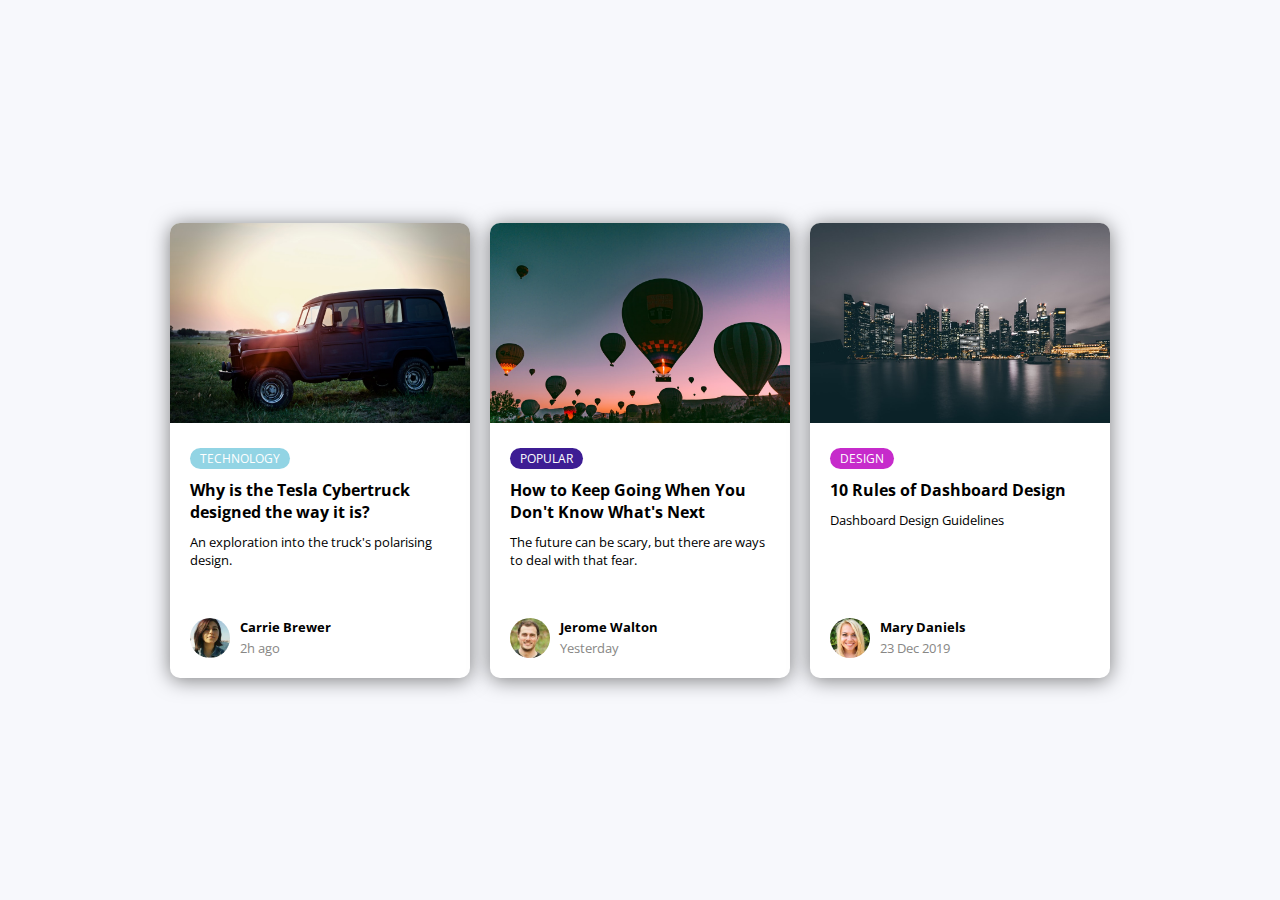
<file: blog-cards/index.html>
<!DOCTYPE html>
<html lang="en">

<head>
    <meta charset="UTF-8">
    <meta name="viewport" content="width=device-width, initial-scale=1.0">
    <link rel="stylesheet" href="style.css">
    <title>Blog Cards</title>
</head>

<body>

    <div class="container">
        <div class="card">
            <div class="card-header">
                <img src="./images/rover.jpeg" alt="">
            </div>
            <div class="card-body">
                <span class="tag tag-teal">Technology</span>
                <h4>Why is the Tesla Cybertruck designed the way it is?</h4>
                <p>An exploration into the truck's polarising design.</p>

                <div class="user">
                    <img src="./images/user-1.jpg" alt="">
                    <div class="user-info">
                        <h5>Carrie Brewer</h5>
                        <small>2h ago</small>
                    </div>
                </div>
            </div>
        </div>

        <div class="card">
            <div class="card-header">
                <img src="./images/ballons.jpeg" alt="ballons" />
            </div>
            <div class="card-body">
                <span class="tag tag-purple">Popular</span>
                <h4>How to Keep Going When You Don't Know What's Next</h4>
                <p>
                    The future can be scary, but there are ways to deal with that fear.
                </p>
                <div class="user">
                    <img src="./images/user-2.jpg" alt="user 2" />
                    <div class="user-info">
                        <h5>Jerome Walton</h5>
                        <small>Yesterday</small>
                    </div>
                </div>
            </div>
        </div>

        <div class="card">
            <div class="card-header">
                <img src="./images/city.jpeg" alt="city" />
            </div>
            <div class="card-body">
                <span class="tag tag-pink">Design</span>
                <h4>10 Rules of Dashboard Design</h4>
                <p>Dashboard Design Guidelines</p>
                <div class="user">
                    <img src="./images/user-3.jpg" alt="user 3" />
                    <div class="user-info">
                        <h5>Mary Daniels</h5>
                        <small>23 Dec 2019</small>
                    </div>
                </div>
            </div>
        </div>

    </div>
</body>

</html>
</file>
<file: blog-cards/style.css>
@import url('https://fonts.googleapis.com/css2?family=Open+Sans:wght@400;600&display=swap');

*{
    box-sizing: border-box;
}

body{
    background-color: #f7f8fc;
    font-family: 'Open Sans', sans-serif;
    display:flex;
    align-items: center;
    justify-content: center;
    height: 100vh;
    margin: 0;
}

.container{
    display: grid;
    grid-template-columns: repeat(3, 1fr);
    grid-gap:20px;
    width: 940px;
    max-width: 100%;
    margin: auto;
}

.card {
	background-color: #fff;
	border-radius: 10px;
	box-shadow: 0 2px 20px rgba(0, 0, 0, 0.5);
	overflow: hidden;
	width: 300px;
}

.card-header img{
    width: 100%;
    height: 200px;
    object-fit: cover;
}

.card-body {
    display: flex;
    flex-direction: column;
    align-items: start;
    padding: 20px;
    min-height: 250px;
}

.card-body h4 {
    margin: 10px 0px;
}

.card-body p {
    font-size: 13px;
    margin:0 0 40px;
}

.user {
    display: flex;
    margin-top: auto;
}

.user img{
     width: 40px;
     height: 40px;
     border-radius: 50%;
     margin-right: 10px;
}

.user-info h5 {
    margin:0;
}

.user-info small{
    color: #888785;
}

.tag {
    background: #777;
    border-radius: 50px;
    font-size: 12px;
    margin: 0;
    color: #fff;
    padding: 2px 10px;
    text-transform: uppercase;
}

.tag-teal{
    background-color: #92d4e4;
}

.tag-purple {
	background-color: #3d1d94;
}

.tag-pink {
	background-color: #c62bcb;
}

@media (max-width:940px){
    .container{
        grid-template-columns: 1fr;
    }
}
</file>
